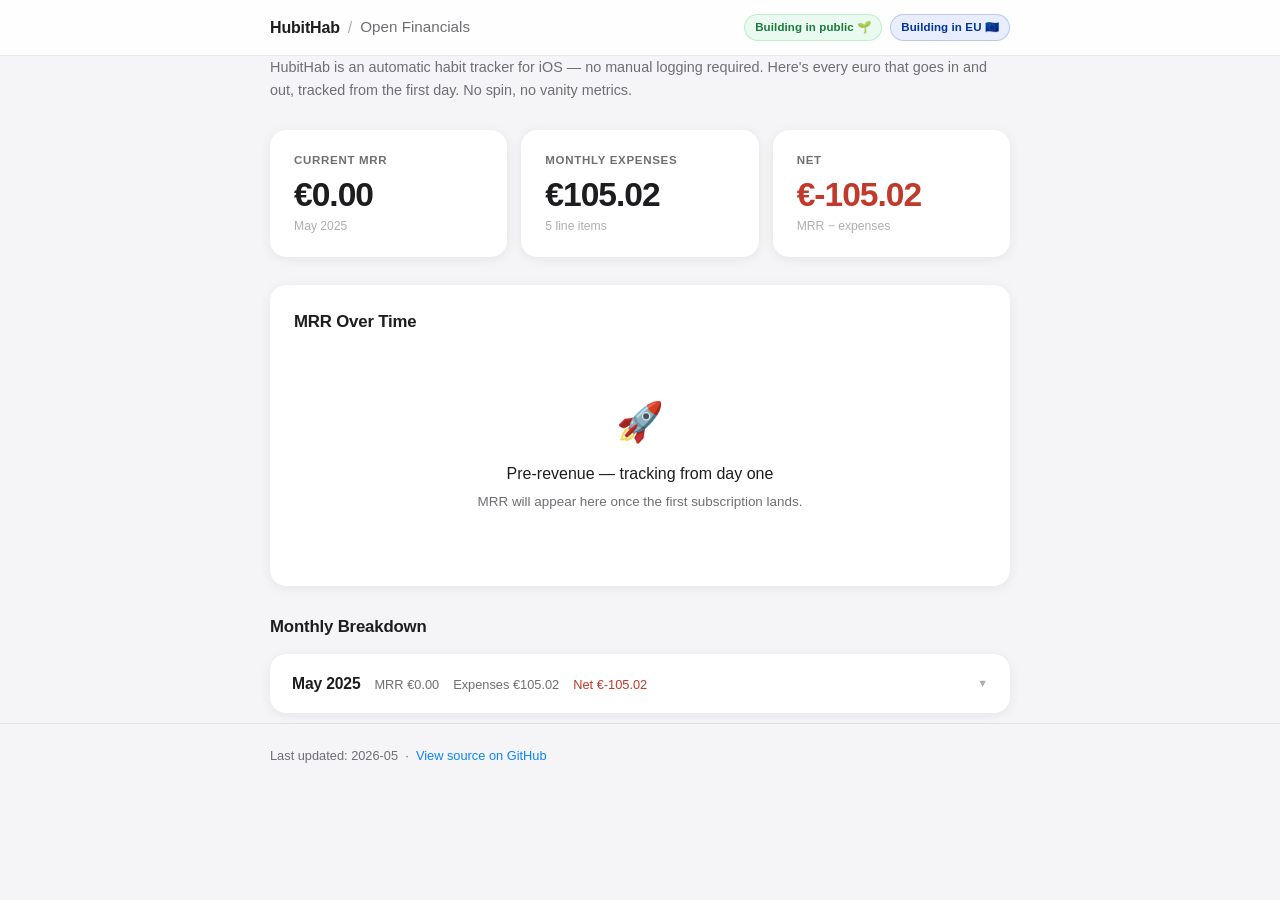
<file: index.html>
<!DOCTYPE html>
<html lang="en">
<head>
  <meta charset="UTF-8">
  <meta name="viewport" content="width=device-width, initial-scale=1.0">
  <meta name="description" content="HubitHab open financials — every euro in and out, tracked from day one.">
  <title>HubitHab · Open Financials</title>
  <link rel="stylesheet" href="styles.css">
</head>
<body>

<header>
  <div class="container">
    <div class="header-inner">
      <div class="header-left">
        <a href="https://hubihab.com" class="logo-link">HubitHab</a>
        <span class="header-sep">/</span>
        <span class="header-title">Open Financials</span>
      </div>
      <div style="display:flex;gap:8px;flex-wrap:wrap">
        <span class="badge badge-public">Building in public 🌱</span>
        <span class="badge badge-eu">Building in EU 🇪🇺</span>
      </div>
    </div>
  </div>
</header>

<main class="container">
  <div id="loading" class="loading-state">Loading…</div>

  <div id="content" hidden>

    <p class="intro">
      HubitHab is an automatic habit tracker for iOS — no manual logging required.
      Here's every euro that goes in and out, tracked from the first day.
      No spin, no vanity metrics.
    </p>

    <!-- Hero numbers -->
    <section id="hero-grid" class="hero-grid" aria-label="Key metrics"></section>

    <!-- MRR trend chart -->
    <section class="card chart-section" aria-label="MRR trend">
      <h2 class="section-title">MRR Over Time</h2>
      <div class="chart-wrap" id="trend-chart"></div>
    </section>

    <!-- Monthly breakdown -->
    <section aria-label="Monthly breakdown">
      <h2 class="section-title">Monthly Breakdown</h2>
      <div id="months-list"></div>
    </section>

  </div>
</main>

<footer>
  <div class="container">
    <p>
      Last updated: <span id="last-updated"></span>
      &nbsp;·&nbsp;
      <a id="github-link" href="#">View source on GitHub</a>
    </p>
  </div>
</footer>

<script>
// ─── Helpers ──────────────────────────────────────────────────────────────────
function fmt(n) {
  return '€' + Number(n || 0).toLocaleString('en-IE', {
    minimumFractionDigits: 2,
    maximumFractionDigits: 2,
  });
}

function totalExp(month) {
  return month.expenses.reduce((s, e) => s + (Number(e.amount) || 0), 0);
}

// ─── Hero ─────────────────────────────────────────────────────────────────────
function renderHero(latest) {
  const exp = totalExp(latest);
  const net = latest.mrr - exp;
  document.getElementById('hero-grid').innerHTML = `
    <div class="hero-card">
      <div class="hero-label">Current MRR</div>
      <div class="hero-value">${fmt(latest.mrr)}</div>
      <div class="hero-note">${latest.label}</div>
    </div>
    <div class="hero-card">
      <div class="hero-label">Monthly Expenses</div>
      <div class="hero-value">${fmt(exp)}</div>
      <div class="hero-note">${latest.expenses.length} line item${latest.expenses.length !== 1 ? 's' : ''}</div>
    </div>
    <div class="hero-card">
      <div class="hero-label">Net</div>
      <div class="hero-value ${net >= 0 ? 'green' : 'red'}">${fmt(net)}</div>
      <div class="hero-note">MRR &minus; expenses</div>
    </div>
  `;
}

// ─── Trend chart ──────────────────────────────────────────────────────────────
function renderTrend(months) {
  const el = document.getElementById('trend-chart');
  const sorted = [...months].sort((a, b) => a.month.localeCompare(b.month));
  const allZero = sorted.every(m => m.mrr === 0);

  if (allZero) {
    el.innerHTML = `
      <div class="prerevenue-state">
        <div class="emoji">🚀</div>
        <p>Pre-revenue — tracking from day one</p>
        <p class="sub">MRR will appear here once the first subscription lands.</p>
      </div>`;
    return;
  }

  const W = 620, H = 210;
  const padL = 58, padR = 22, padT = 18, padB = 46;
  const cW = W - padL - padR;
  const cH = H - padT - padB;

  const maxVal = Math.max(...sorted.map(m => m.mrr), 1);
  const n = sorted.length;

  const pts = sorted.map((m, i) => ({
    x: padL + (n > 1 ? i / (n - 1) : 0.5) * cW,
    y: padT + cH - (m.mrr / maxVal) * cH,
    m,
  }));

  // Smooth bezier: S-curve between consecutive points
  function buildPath(points) {
    if (!points.length) return '';
    if (points.length === 1) return `M ${points[0].x} ${points[0].y}`;
    let d = `M ${points[0].x} ${points[0].y}`;
    for (let i = 1; i < points.length; i++) {
      const p0 = points[i - 1], p1 = points[i];
      const cx = (p0.x + p1.x) / 2;
      d += ` C ${cx} ${p0.y}, ${cx} ${p1.y}, ${p1.x} ${p1.y}`;
    }
    return d;
  }

  const linePath = buildPath(pts);
  const baseY    = padT + cH;
  const areaPath = `${linePath} L ${pts[pts.length - 1].x} ${baseY} L ${pts[0].x} ${baseY} Z`;

  // Y-axis ticks: 0, 25%, 50%, 75%, 100%
  const yTicks = [0, 0.25, 0.5, 0.75, 1].map(f => ({
    y:     padT + cH * (1 - f),
    label: '€' + (maxVal * f).toLocaleString('en-IE', { maximumFractionDigits: 0 }),
  }));

  // X-axis labels — abbreviate and thin out if many months
  const step = n > 8 ? 3 : n > 4 ? 2 : 1;
  const xLabels = pts.map((p, i) => {
    if (i % step !== 0 && i !== n - 1) return '';
    const parts = p.m.label.split(' ');
    const short = parts.length === 2
      ? `${parts[0].slice(0, 3)} '${parts[1].slice(2)}`
      : p.m.label;
    return `<text x="${p.x.toFixed(1)}" y="${H - 8}" text-anchor="middle" class="chart-label">${short}</text>`;
  }).join('');

  el.innerHTML = `
    <svg viewBox="0 0 ${W} ${H}" class="trend-svg" aria-hidden="true">
      <defs>
        <linearGradient id="mrr-fill" x1="0" y1="0" x2="0" y2="1">
          <stop offset="0%"   stop-color="#30d158" stop-opacity="0.20"/>
          <stop offset="100%" stop-color="#30d158" stop-opacity="0.01"/>
        </linearGradient>
      </defs>

      ${yTicks.map(t => `
        <line x1="${padL}" y1="${t.y.toFixed(1)}" x2="${W - padR}" y2="${t.y.toFixed(1)}"
              stroke="rgba(0,0,0,0.07)" stroke-width="1" stroke-dasharray="3 3"/>
        <text x="${padL - 7}" y="${(t.y + 4).toFixed(1)}" text-anchor="end" class="chart-label">${t.label}</text>
      `).join('')}

      <line x1="${padL}" y1="${padT}" x2="${padL}" y2="${baseY}"
            stroke="rgba(0,0,0,0.1)" stroke-width="1"/>
      <line x1="${padL}" y1="${baseY}" x2="${W - padR}" y2="${baseY}"
            stroke="rgba(0,0,0,0.1)" stroke-width="1"/>

      <path d="${areaPath}" fill="url(#mrr-fill)"/>
      <path d="${linePath}" fill="none" stroke="#30d158" stroke-width="2.5"
            stroke-linecap="round" stroke-linejoin="round"/>

      ${pts.map(p =>
        `<circle cx="${p.x.toFixed(1)}" cy="${p.y.toFixed(1)}" r="4"
                 fill="#30d158" stroke="white" stroke-width="2"/>`
      ).join('')}

      ${xLabels}
    </svg>
  `;
}

// ─── Monthly breakdown ────────────────────────────────────────────────────────
function renderMonths(months) {
  document.getElementById('months-list').innerHTML = months.map(month => {
    const exp = totalExp(month);
    const net = month.mrr - exp;
    const max = Math.max(month.mrr, exp, 0.01);
    const mrrPct = (month.mrr / max * 100).toFixed(1);
    const expPct = (exp  / max * 100).toFixed(1);

    const expenseRows = month.expenses.map(e => `
      <tr>
        <td>${escHtml(e.label)}</td>
        <td><span class="badge badge-${e.category}">${e.category}</span></td>
        <td class="amount">${fmt(e.amount)}</td>
        <td class="note">${escHtml(e.note || '')}</td>
      </tr>
    `).join('');

    return `
      <details class="month-card">
        <summary>
          <div class="month-summary-left">
            <span class="month-label">${month.label}</span>
            <div class="month-kpis">
              <span class="month-kpi">MRR ${fmt(month.mrr)}</span>
              <span class="month-kpi">Expenses ${fmt(exp)}</span>
              <span class="month-kpi ${net >= 0 ? 'positive' : 'negative'}">Net ${fmt(net)}</span>
            </div>
          </div>
          <span class="month-chevron" aria-hidden="true">&#9660;</span>
        </summary>
        <div class="month-body">
          <div class="bar-chart">
            <div class="bar-row">
              <span class="bar-label">MRR</span>
              <div class="bar-track"><div class="bar bar-mrr" style="width:${mrrPct}%"></div></div>
              <span class="bar-value">${fmt(month.mrr)}</span>
            </div>
            <div class="bar-row">
              <span class="bar-label">Expenses</span>
              <div class="bar-track"><div class="bar bar-expenses" style="width:${expPct}%"></div></div>
              <span class="bar-value">${fmt(exp)}</span>
            </div>
          </div>
          ${month.expenses.length ? `
            <div style="overflow-x:auto">
              <table class="expense-table">
                <thead><tr>
                  <th>Item</th><th>Category</th><th>Amount</th><th>Note</th>
                </tr></thead>
                <tbody>${expenseRows}</tbody>
              </table>
            </div>
          ` : '<p style="font-size:0.84rem;color:var(--text-muted)">No expenses recorded this month.</p>'}
        </div>
      </details>
    `;
  }).join('');
}

function escHtml(s) {
  return String(s)
    .replace(/&/g, '&amp;')
    .replace(/</g, '&lt;')
    .replace(/>/g, '&gt;')
    .replace(/"/g, '&quot;');
}

// ─── Init ─────────────────────────────────────────────────────────────────────
async function init() {
  try {
    const res = await fetch('data.json?v=' + Date.now());
    if (!res.ok) throw new Error('HTTP ' + res.status);
    const data = await res.json();

    const months = [...data.months].sort((a, b) => b.month.localeCompare(a.month));

    renderHero(months[0]);
    renderTrend(months);
    renderMonths(months);

    document.getElementById('last-updated').textContent = data.lastUpdated || '—';
    if (data.githubUrl) {
      document.getElementById('github-link').href = data.githubUrl;
    }

    document.getElementById('loading').style.display = 'none';
    document.getElementById('content').removeAttribute('hidden');
  } catch (err) {
    document.getElementById('loading').textContent =
      'Could not load data — please refresh. (' + err.message + ')';
  }
}

document.addEventListener('DOMContentLoaded', init);
</script>

</body>
</html>
</file>
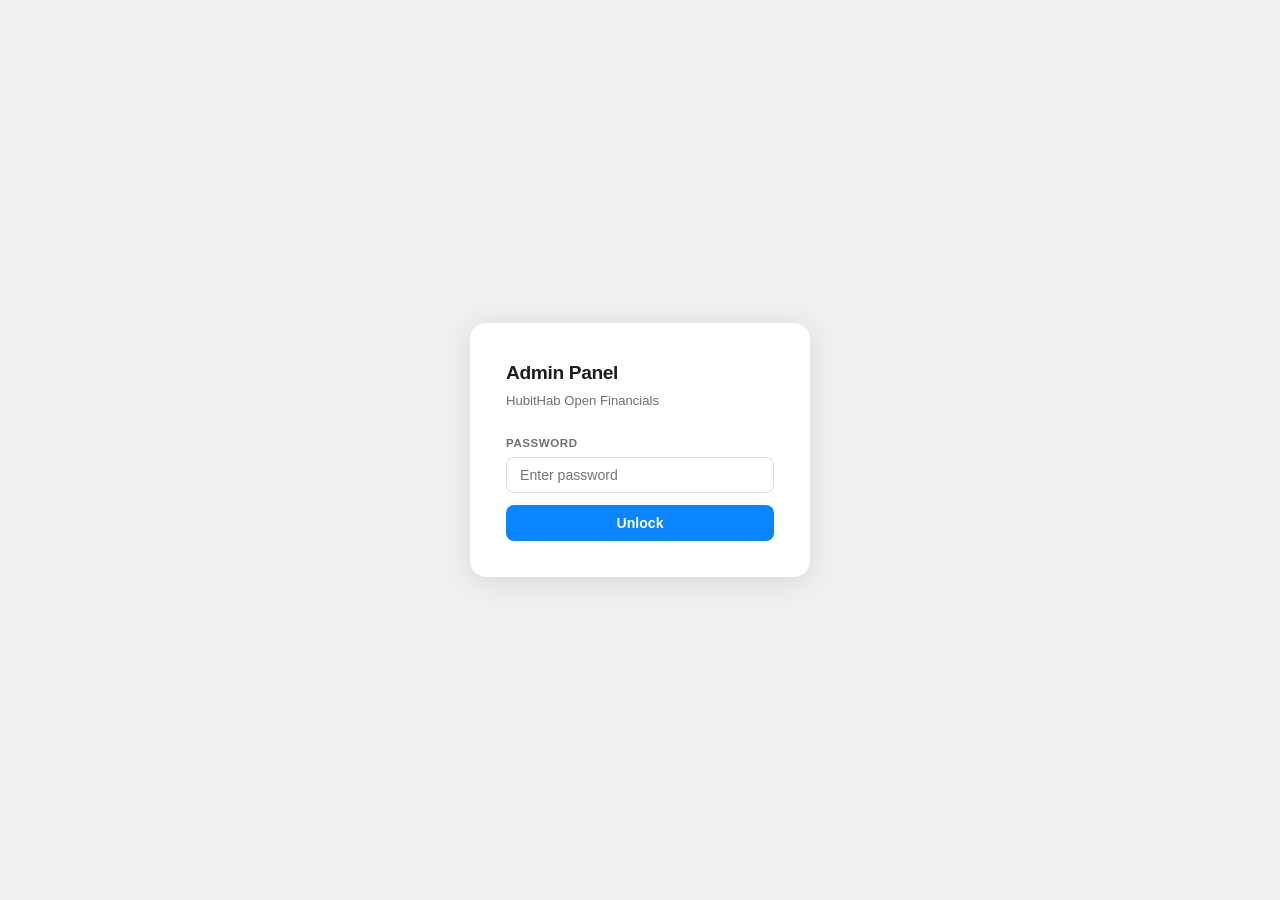
<file: admin.html>
<!DOCTYPE html>
<html lang="en">
<head>
  <meta charset="UTF-8">
  <meta name="viewport" content="width=device-width, initial-scale=1.0">
  <title>HubitHab · Admin</title>
  <link rel="stylesheet" href="styles.css">
</head>
<body class="admin-body">

<!-- Password gate -->
<div id="password-gate" class="password-gate">
  <div class="password-card">
    <h1>Admin Panel</h1>
    <p class="subtitle">HubitHab Open Financials</p>
    <div class="form-group">
      <label for="pw-input">Password</label>
      <input id="pw-input" type="password" class="form-input"
             placeholder="Enter password" autocomplete="current-password">
    </div>
    <button id="pw-btn" class="btn btn-primary btn-block" type="button">Unlock</button>
    <p id="pw-error" class="error-msg" hidden></p>
  </div>
</div>

<!-- Admin panel (revealed after auth) -->
<div id="admin-panel" class="admin-panel" hidden>

  <div class="admin-header">
    <h1>Open Financials — Admin</h1>
    <a href="index.html" class="btn btn-secondary btn-sm">← Public page</a>
  </div>

  <!-- GitHub config -->
  <div class="admin-section">
    <h2>GitHub Config</h2>
    <p style="font-size:0.8rem;color:var(--text-secondary);margin-bottom:14px">
      Stored in session memory only — clears when you close the tab.
    </p>
    <div class="config-grid">
      <div class="form-group">
        <label for="gh-owner">Owner / Org</label>
        <input id="gh-owner" type="text" class="form-input" placeholder="e.g. singledev-eu">
      </div>
      <div class="form-group">
        <label for="gh-repo">Repository</label>
        <input id="gh-repo" type="text" class="form-input" placeholder="e.g. HubitHabMoney">
      </div>
      <div class="form-group">
        <label for="gh-branch">Branch</label>
        <input id="gh-branch" type="text" class="form-input" placeholder="main">
      </div>
      <div class="form-group">
        <label for="gh-token">Personal Access Token</label>
        <input id="gh-token" type="password" class="form-input" placeholder="github_pat_…">
      </div>
    </div>
    <div class="config-actions">
      <button id="save-config-btn" class="btn btn-secondary btn-sm" type="button">
        Save config to session
      </button>
      <button id="load-data-btn" class="btn btn-secondary btn-sm" type="button">
        ↻ Load current data
      </button>
    </div>
    <p id="config-status" style="font-size:0.78rem;margin-top:8px"></p>
  </div>

  <!-- Month editor -->
  <div class="admin-section">
    <h2>Edit Month</h2>

    <div class="form-group" style="max-width:280px">
      <label for="month-select">Month</label>
      <select id="month-select" class="form-input select-input">
        <option value="">— select —</option>
      </select>
    </div>

    <!-- New month form -->
    <div id="new-month-form" class="new-month-form" hidden>
      <div class="new-month-grid">
        <div class="form-group" style="margin-bottom:0">
          <label for="new-month-input">Month (YYYY-MM)</label>
          <input id="new-month-input" type="text" class="form-input"
                 placeholder="2025-06" maxlength="7">
        </div>
        <div class="checkbox-row">
          <input id="copy-prev" type="checkbox">
          <label for="copy-prev">Copy expenses from previous month</label>
        </div>
        <div style="margin-top:20px">
          <button id="create-month-btn" class="btn btn-primary btn-sm" type="button">
            Create month
          </button>
        </div>
      </div>
      <p id="new-month-error" class="error-msg" hidden></p>
    </div>

    <!-- Month data editor -->
    <div id="month-editor" hidden>

      <div class="form-group" style="margin-top:18px;max-width:200px">
        <label for="mrr-input">MRR (€)</label>
        <input id="mrr-input" type="number" class="form-input"
               min="0" step="0.01" placeholder="0.00">
      </div>

      <div class="expenses-header">
        <span>Expenses</span>
        <button id="add-expense-btn" class="btn btn-secondary btn-sm" type="button">
          + Add row
        </button>
      </div>

      <div style="overflow-x:auto">
        <table class="editable-table">
          <thead>
            <tr>
              <th style="min-width:160px">Label</th>
              <th style="min-width:90px">Amount (€)</th>
              <th style="min-width:105px">Category</th>
              <th style="min-width:180px">Note</th>
              <th style="width:36px"></th>
            </tr>
          </thead>
          <tbody id="expenses-tbody"></tbody>
        </table>
      </div>

      <div class="save-bar">
        <button id="save-btn" class="btn btn-primary" type="button">Save changes</button>
        <span id="save-status" class="save-status"></span>
      </div>

    </div>
  </div>

</div>

<!-- Config constant — change this before deploying -->
<script>
  const ADMIN_PASSWORD = "REPLACE_ME_BEFORE_DEPLOY";
</script>
<script src="admin.js"></script>

</body>
</html>
</file>
<file: styles.css>
/* ─── Design tokens ──────────────────────────────────────────────────────────── */
:root {
  --font: -apple-system, BlinkMacSystemFont, "Segoe UI", Helvetica, Arial, sans-serif;
  --bg: #f5f5f7;
  --card-bg: #ffffff;
  --text: #1d1d1f;
  --text-secondary: #6e6e73;
  --text-muted: #aeaeb2;
  --green: #30d158;
  --green-pale: #eafaf0;
  --green-text: #1a7a3a;
  --red: #ff453a;
  --red-pale: #fff5f4;
  --red-text: #c0392b;
  --blue: #0a84ff;
  --blue-pale: #e8f3ff;
  --blue-text: #0055b3;
  --orange: #ff9f0a;
  --orange-pale: #fff8e8;
  --orange-text: #a05a00;
  --border: rgba(0, 0, 0, 0.08);
  --shadow: 0 2px 12px rgba(0, 0, 0, 0.07);
  --shadow-hover: 0 4px 20px rgba(0, 0, 0, 0.11);
  --radius: 16px;
  --radius-sm: 8px;
}

/* ─── Base ───────────────────────────────────────────────────────────────────── */
*, *::before, *::after { box-sizing: border-box; margin: 0; padding: 0; }

body {
  font-family: var(--font);
  background: var(--bg);
  color: var(--text);
  line-height: 1.5;
  -webkit-font-smoothing: antialiased;
}

a { color: var(--blue); text-decoration: none; }
a:hover { text-decoration: underline; }

/* ─── Layout ─────────────────────────────────────────────────────────────────── */
.container {
  max-width: 780px;
  margin: 0 auto;
  padding: 0 20px;
}

/* ─── Header ─────────────────────────────────────────────────────────────────── */
header {
  background: rgba(255, 255, 255, 0.88);
  backdrop-filter: blur(16px);
  -webkit-backdrop-filter: blur(16px);
  border-bottom: 1px solid var(--border);
  position: sticky;
  top: 0;
  z-index: 10;
  padding: 14px 0;
}

.header-inner {
  display: flex;
  align-items: center;
  justify-content: space-between;
  gap: 12px;
}

.header-left {
  display: flex;
  align-items: center;
  gap: 8px;
}

.logo-link {
  font-weight: 700;
  font-size: 1rem;
  color: var(--text);
  letter-spacing: -0.01em;
}
.logo-link:hover { text-decoration: none; opacity: 0.7; }

.header-sep { color: var(--text-muted); }
.header-title { color: var(--text-secondary); font-size: 0.95rem; }

/* ─── Badges ─────────────────────────────────────────────────────────────────── */
.badge {
  display: inline-flex;
  align-items: center;
  font-size: 0.72rem;
  font-weight: 600;
  letter-spacing: 0.01em;
  padding: 4px 10px;
  border-radius: 20px;
  white-space: nowrap;
}
.badge-public {
  background: var(--green-pale);
  color: var(--green-text);
  border: 1px solid rgba(48, 209, 88, 0.25);
}
.badge-eu {
  background: #e8eeff;
  color: #003399;
  border: 1px solid rgba(0, 51, 153, 0.2);
}
.badge-fixed {
  background: var(--blue-pale);
  color: var(--blue-text);
}
.badge-variable {
  background: var(--orange-pale);
  color: var(--orange-text);
}

/* ─── Main ───────────────────────────────────────────────────────────────────── */
main { padding: 40px 0 72px; }

.intro {
  font-size: 0.9rem;
  color: var(--text-secondary);
  margin-bottom: 28px;
  line-height: 1.6;
}

.section-title {
  font-size: 1.05rem;
  font-weight: 600;
  color: var(--text);
  margin-bottom: 14px;
  letter-spacing: -0.01em;
}

/* ─── Hero grid ──────────────────────────────────────────────────────────────── */
.hero-grid {
  display: grid;
  grid-template-columns: repeat(3, 1fr);
  gap: 14px;
  margin-bottom: 28px;
}

.hero-card {
  background: var(--card-bg);
  border-radius: var(--radius);
  padding: 22px 24px;
  box-shadow: var(--shadow);
}

.hero-label {
  font-size: 0.72rem;
  font-weight: 600;
  color: var(--text-secondary);
  text-transform: uppercase;
  letter-spacing: 0.06em;
  margin-bottom: 8px;
}

.hero-value {
  font-size: 2.1rem;
  font-weight: 700;
  letter-spacing: -0.03em;
  color: var(--text);
  line-height: 1;
  margin-bottom: 6px;
  font-variant-numeric: tabular-nums;
}
.hero-value.green { color: var(--green-text); }
.hero-value.red   { color: var(--red-text); }

.hero-note {
  font-size: 0.76rem;
  color: var(--text-muted);
}

/* ─── Cards ──────────────────────────────────────────────────────────────────── */
.card {
  background: var(--card-bg);
  border-radius: var(--radius);
  box-shadow: var(--shadow);
}

/* ─── Chart section ──────────────────────────────────────────────────────────── */
.chart-section {
  padding: 24px;
  margin-bottom: 28px;
}

.chart-wrap {
  width: 100%;
  overflow-x: auto;
}

.trend-svg {
  width: 100%;
  height: auto;
  display: block;
}

.chart-label {
  font-family: var(--font);
  font-size: 10px;
  fill: var(--text-muted);
}

.prerevenue-state {
  text-align: center;
  padding: 44px 20px;
}
.prerevenue-state .emoji { font-size: 2.4rem; margin-bottom: 12px; }
.prerevenue-state p {
  font-size: 1rem;
  font-weight: 500;
  color: var(--text);
  margin-bottom: 6px;
}
.prerevenue-state .sub {
  font-size: 0.84rem;
  color: var(--text-secondary);
  font-weight: 400;
}

/* ─── Month cards ────────────────────────────────────────────────────────────── */
.month-card {
  background: var(--card-bg);
  border-radius: var(--radius);
  box-shadow: var(--shadow);
  overflow: hidden;
  margin-bottom: 10px;
  transition: box-shadow 0.18s ease;
}
.month-card:hover { box-shadow: var(--shadow-hover); }

.month-card > summary {
  list-style: none;
  display: flex;
  align-items: center;
  justify-content: space-between;
  padding: 18px 22px;
  cursor: pointer;
  user-select: none;
  gap: 16px;
}
.month-card > summary::-webkit-details-marker { display: none; }

.month-summary-left {
  display: flex;
  align-items: baseline;
  gap: 14px;
  flex-wrap: wrap;
  min-width: 0;
}

.month-label {
  font-size: 0.98rem;
  font-weight: 600;
  letter-spacing: -0.01em;
  white-space: nowrap;
}

.month-kpis {
  display: flex;
  gap: 14px;
  flex-wrap: wrap;
}

.month-kpi {
  font-size: 0.8rem;
  color: var(--text-secondary);
  font-variant-numeric: tabular-nums;
}
.month-kpi.positive { color: var(--green-text); }
.month-kpi.negative { color: var(--red-text); }

.month-chevron {
  flex-shrink: 0;
  color: var(--text-muted);
  font-size: 0.68rem;
  transition: transform 0.2s ease;
}
.month-card[open] .month-chevron { transform: rotate(180deg); }

.month-body {
  padding: 0 22px 22px;
  border-top: 1px solid var(--border);
  padding-top: 18px;
}

/* ─── Bar chart ──────────────────────────────────────────────────────────────── */
.bar-chart { margin-bottom: 18px; }

.bar-row {
  display: flex;
  align-items: center;
  gap: 10px;
  margin-bottom: 7px;
}
.bar-row:last-child { margin-bottom: 0; }

.bar-label {
  width: 68px;
  font-size: 0.76rem;
  color: var(--text-secondary);
  font-weight: 500;
  flex-shrink: 0;
  text-align: right;
}

.bar-track {
  flex: 1;
  height: 7px;
  background: rgba(0, 0, 0, 0.06);
  border-radius: 4px;
  overflow: hidden;
}

.bar {
  height: 100%;
  border-radius: 4px;
  transition: width 0.55s cubic-bezier(0.4, 0, 0.2, 1);
}
.bar-mrr      { background: var(--green); }
.bar-expenses { background: var(--red); }

.bar-value {
  width: 62px;
  font-size: 0.76rem;
  color: var(--text-secondary);
  font-weight: 500;
  flex-shrink: 0;
  font-variant-numeric: tabular-nums;
}

/* ─── Expense table ──────────────────────────────────────────────────────────── */
.expense-table {
  width: 100%;
  border-collapse: collapse;
  font-size: 0.84rem;
}
.expense-table th {
  text-align: left;
  font-size: 0.68rem;
  font-weight: 600;
  text-transform: uppercase;
  letter-spacing: 0.06em;
  color: var(--text-muted);
  padding: 0 14px 8px 0;
  border-bottom: 1px solid var(--border);
}
.expense-table td {
  padding: 9px 14px 9px 0;
  border-bottom: 1px solid rgba(0, 0, 0, 0.04);
  vertical-align: top;
}
.expense-table tr:last-child td { border-bottom: none; }
.expense-table .amount {
  font-variant-numeric: tabular-nums;
  white-space: nowrap;
  font-weight: 500;
}
.expense-table .note {
  color: var(--text-secondary);
  font-size: 0.77rem;
}

/* ─── Loading / error ────────────────────────────────────────────────────────── */
.loading-state {
  text-align: center;
  padding: 80px 20px;
  color: var(--text-secondary);
  font-size: 0.9rem;
}

/* ─── Footer ─────────────────────────────────────────────────────────────────── */
footer {
  border-top: 1px solid var(--border);
  padding: 22px 0;
  color: var(--text-secondary);
  font-size: 0.8rem;
}

/* ─── Admin — shared form elements ──────────────────────────────────────────── */
.form-group {
  margin-bottom: 12px;
}
.form-group label {
  display: block;
  font-size: 0.72rem;
  font-weight: 600;
  color: var(--text-secondary);
  margin-bottom: 5px;
  text-transform: uppercase;
  letter-spacing: 0.05em;
}
.form-input {
  width: 100%;
  padding: 9px 13px;
  border: 1.5px solid rgba(0, 0, 0, 0.12);
  border-radius: var(--radius-sm);
  font-family: var(--font);
  font-size: 0.88rem;
  color: var(--text);
  background: white;
  transition: border-color 0.15s, box-shadow 0.15s;
  outline: none;
  appearance: none;
}
.form-input:focus {
  border-color: var(--blue);
  box-shadow: 0 0 0 3px rgba(10, 132, 255, 0.12);
}
.form-input.error  { border-color: var(--red); }
.form-input.select-input {
  background-image: url("data:image/svg+xml,%3Csvg xmlns='http://www.w3.org/2000/svg' width='10' height='6' viewBox='0 0 10 6'%3E%3Cpath fill='%236e6e73' d='M5 6L0 0h10z'/%3E%3C/svg%3E");
  background-repeat: no-repeat;
  background-position: right 12px center;
  padding-right: 30px;
  cursor: pointer;
}

.btn {
  display: inline-flex;
  align-items: center;
  justify-content: center;
  gap: 6px;
  padding: 10px 20px;
  border-radius: var(--radius-sm);
  font-family: var(--font);
  font-size: 0.88rem;
  font-weight: 600;
  cursor: pointer;
  border: none;
  transition: opacity 0.15s, transform 0.1s;
  user-select: none;
  white-space: nowrap;
}
.btn:hover   { opacity: 0.82; }
.btn:active  { transform: scale(0.97); }

.btn-primary   { background: var(--blue); color: white; }
.btn-secondary { background: rgba(0, 0, 0, 0.07); color: var(--text); }
.btn-danger    { background: var(--red); color: white; }
.btn-success   { background: var(--green); color: white; }
.btn-sm        { padding: 6px 14px; font-size: 0.78rem; }
.btn-block     { width: 100%; }

.error-msg   { font-size: 0.78rem; color: var(--red-text);   margin-top: 6px; }
.success-msg { font-size: 0.78rem; color: var(--green-text); margin-top: 6px; }

/* ─── Admin — password gate ──────────────────────────────────────────────────── */
.admin-body { background: #f0f0f3; }

.password-gate {
  min-height: 100vh;
  display: flex;
  align-items: center;
  justify-content: center;
  padding: 20px;
}

.password-card {
  background: var(--card-bg);
  border-radius: var(--radius);
  padding: 36px;
  box-shadow: 0 4px 28px rgba(0, 0, 0, 0.10);
  width: 100%;
  max-width: 340px;
}

.password-card h1 {
  font-size: 1.2rem;
  font-weight: 700;
  margin-bottom: 4px;
  letter-spacing: -0.02em;
}
.password-card .subtitle {
  font-size: 0.82rem;
  color: var(--text-secondary);
  margin-bottom: 24px;
}

/* ─── Admin — panel layout ───────────────────────────────────────────────────── */
.admin-panel {
  max-width: 800px;
  margin: 0 auto;
  padding: 32px 20px 72px;
}

.admin-header {
  display: flex;
  align-items: center;
  justify-content: space-between;
  margin-bottom: 24px;
  flex-wrap: wrap;
  gap: 12px;
}
.admin-header h1 {
  font-size: 1.3rem;
  font-weight: 700;
  letter-spacing: -0.02em;
}

.admin-section {
  background: var(--card-bg);
  border-radius: var(--radius);
  box-shadow: var(--shadow);
  padding: 22px 24px;
  margin-bottom: 14px;
}
.admin-section h2 {
  font-size: 0.72rem;
  font-weight: 700;
  color: var(--text-secondary);
  text-transform: uppercase;
  letter-spacing: 0.08em;
  margin-bottom: 14px;
}

.config-grid {
  display: grid;
  grid-template-columns: 1fr 1fr;
  gap: 10px 16px;
}

.config-actions {
  display: flex;
  gap: 8px;
  margin-top: 6px;
  flex-wrap: wrap;
}

/* ─── Admin — expense table ──────────────────────────────────────────────────── */
.editable-table {
  width: 100%;
  border-collapse: collapse;
  font-size: 0.84rem;
}
.editable-table th {
  text-align: left;
  font-size: 0.68rem;
  font-weight: 600;
  text-transform: uppercase;
  letter-spacing: 0.06em;
  color: var(--text-muted);
  padding: 0 8px 8px 0;
  border-bottom: 1px solid var(--border);
}
.editable-table td {
  padding: 7px 8px 7px 0;
  border-bottom: 1px solid rgba(0, 0, 0, 0.04);
  vertical-align: middle;
}
.editable-table tr:last-child td { border-bottom: none; }
.editable-table .form-input {
  padding: 6px 10px;
  font-size: 0.83rem;
}

.expenses-header {
  display: flex;
  align-items: center;
  justify-content: space-between;
  margin: 18px 0 10px;
}
.expenses-header span {
  font-size: 0.9rem;
  font-weight: 600;
}

.save-bar {
  display: flex;
  align-items: center;
  gap: 14px;
  margin-top: 18px;
}
.save-status {
  font-size: 0.84rem;
}

.new-month-form {
  background: var(--bg);
  border-radius: var(--radius-sm);
  padding: 16px;
  margin-top: 10px;
}
.new-month-grid {
  display: grid;
  grid-template-columns: 180px 1fr auto;
  gap: 12px;
  align-items: end;
}
.checkbox-row {
  display: flex;
  align-items: center;
  gap: 8px;
  margin-top: 22px;
}
.checkbox-row input[type="checkbox"] {
  width: 16px;
  height: 16px;
  flex-shrink: 0;
  cursor: pointer;
}
.checkbox-row label {
  font-size: 0.82rem;
  color: var(--text-secondary);
  font-weight: 400;
  text-transform: none;
  letter-spacing: normal;
  cursor: pointer;
  margin-bottom: 0;
}

/* ─── Responsive ─────────────────────────────────────────────────────────────── */
@media (max-width: 600px) {
  .hero-grid { grid-template-columns: 1fr; }
  .hero-value { font-size: 1.75rem; }

  .month-summary-left { flex-direction: column; gap: 4px; }
  .month-kpis { gap: 10px; }

  .config-grid { grid-template-columns: 1fr; }
  .new-month-grid { grid-template-columns: 1fr; }

  .expense-table .note { display: none; }

  .header-title { display: none; }
}
</file>
